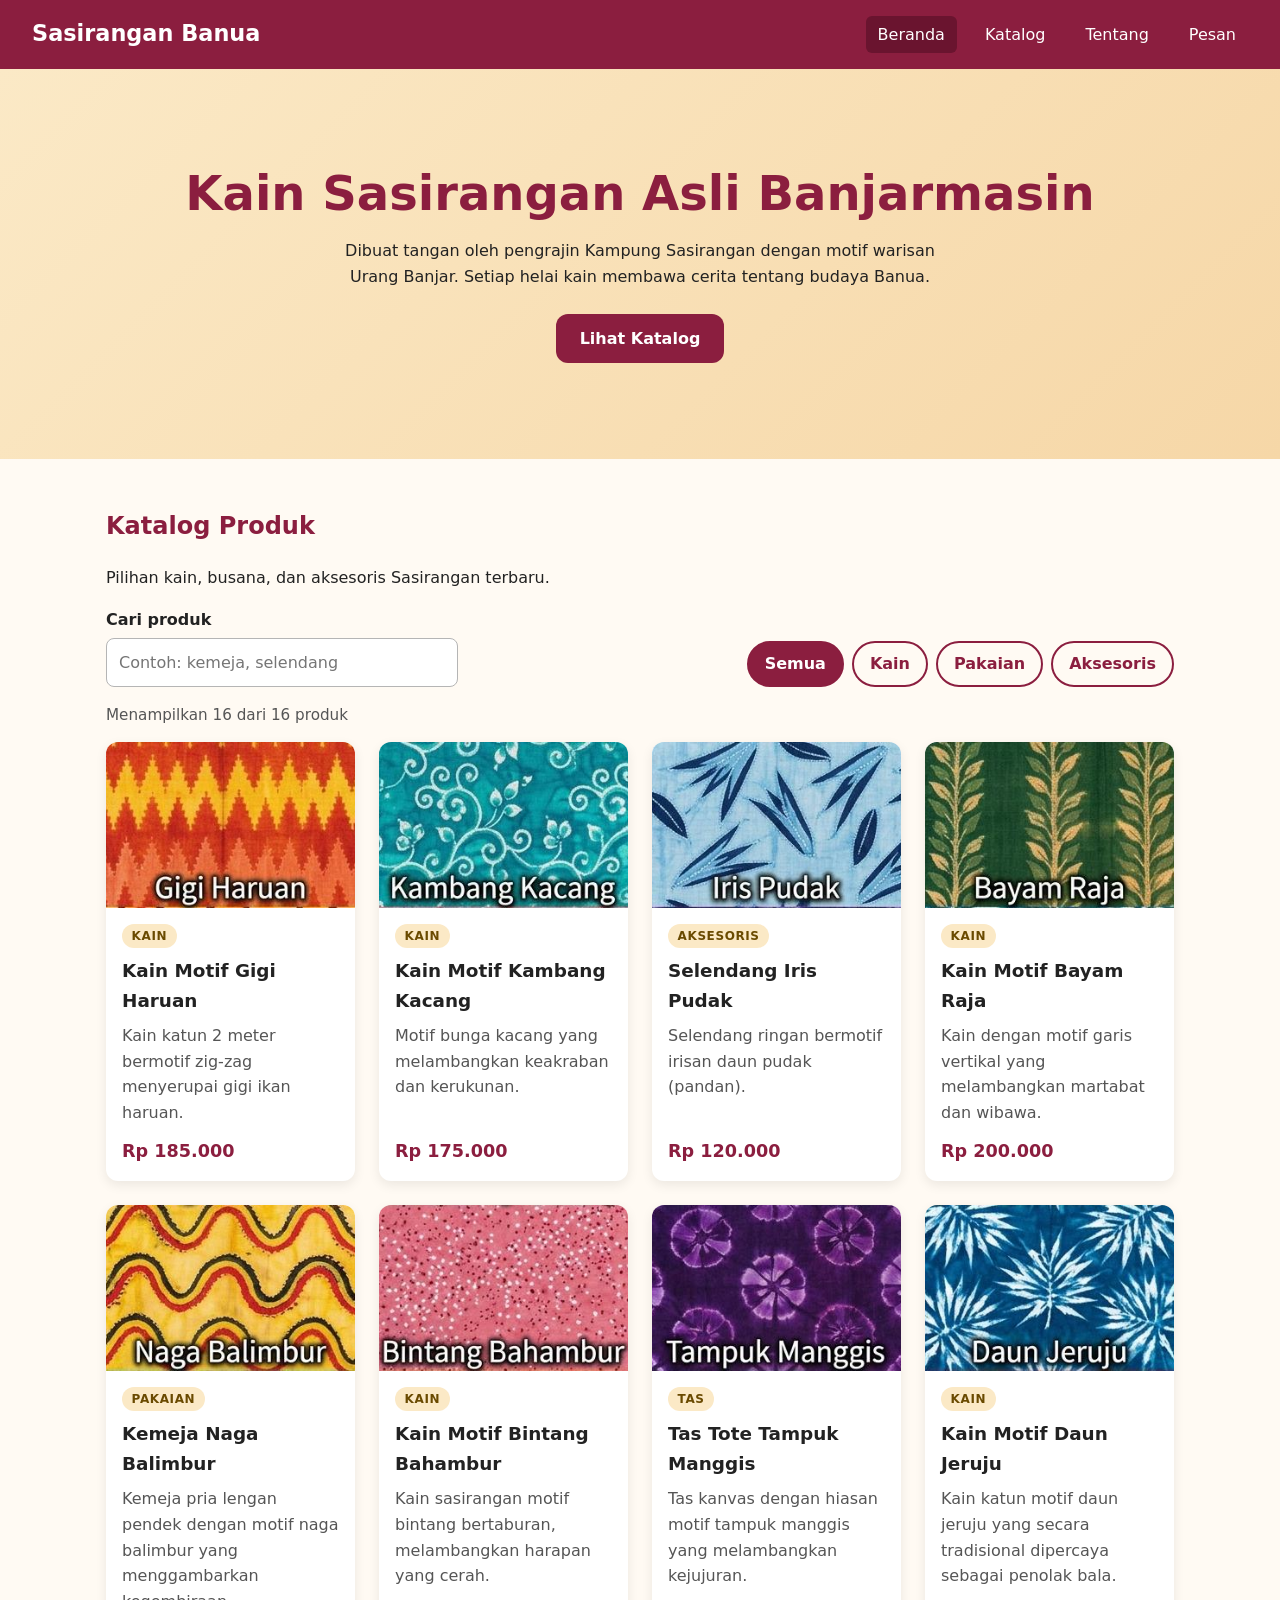
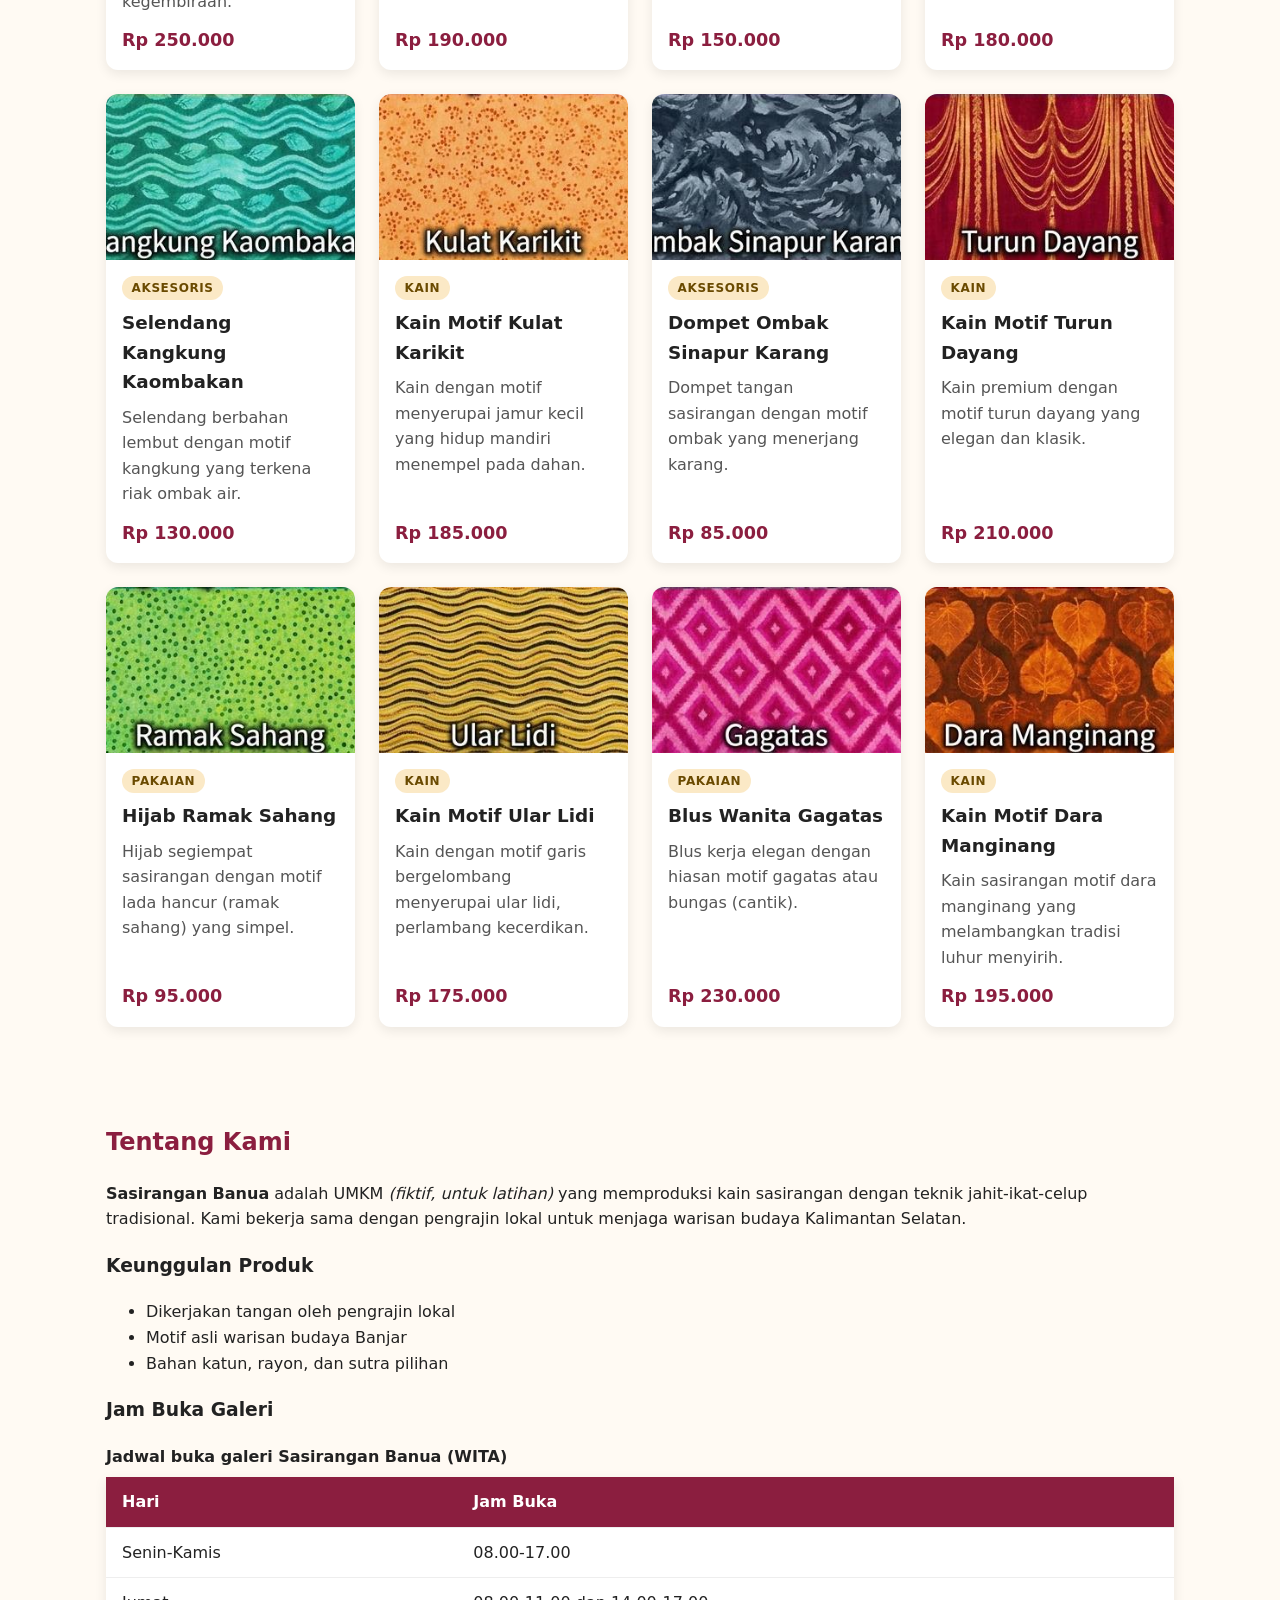
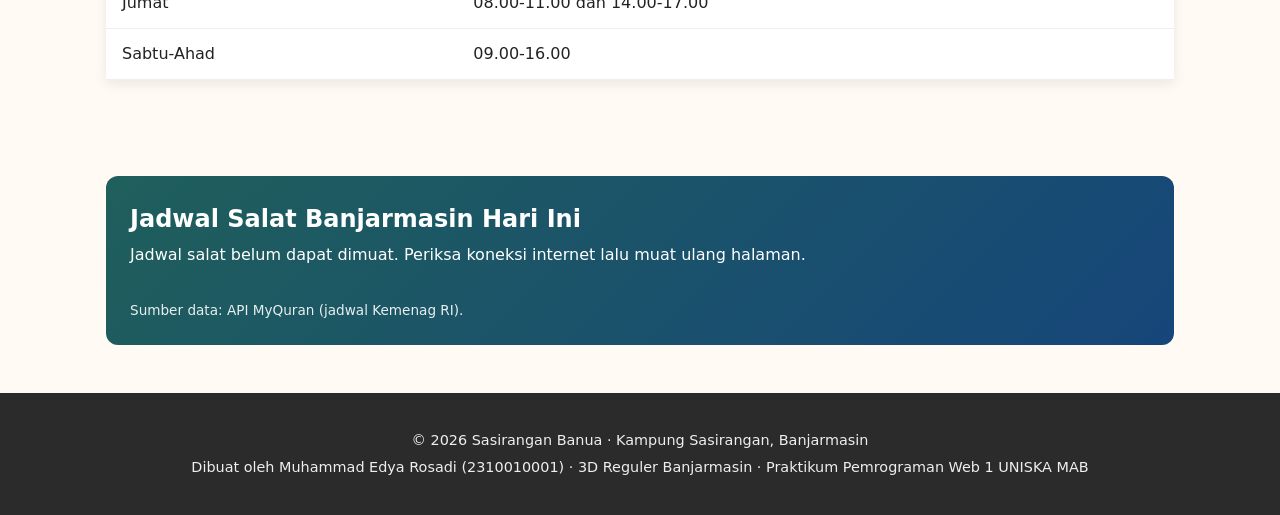
<file: index.html>
<!DOCTYPE html>
<html lang="id">

<head>
  <meta charset="UTF-8">
  <meta name="viewport" content="width=device-width, initial-scale=1.0">
  <meta name="description" content="Katalog kain dan busana Sasirangan khas Banjarmasin karya pengrajin lokal.">
  <link rel="icon" type="image/x-icon" href="img/favicon.ico">
  <link rel="stylesheet" href="css/style.css">
  <script src="js/katalog.js" defer></script>
  <script src="js/jadwal-salat.js" defer></script>
  <title>Sasirangan Banua | Kain Khas Banjar</title>
</head>

<body>
  <!-- ========== HEADER & NAVIGASI ========== -->
  <header class="header-situs">
    <p class="logo"><a href="index.html">Sasirangan Banua</a></p>
    <nav aria-label="Navigasi utama">
      <ul class="menu">
        <li><a href="index.html" aria-current="page">Beranda</a></li>
        <li><a href="#katalog">Katalog</a></li>
        <li><a href="#tentang">Tentang</a></li>
        <li><a href="kontak.html">Pesan</a></li>
      </ul>
    </nav>
  </header>

  <main>
    <!-- ========== HERO ========== -->
    <section class="hero" id="beranda">
      <h1>Kain Sasirangan Asli Banjarmasin</h1>
      <p>Dibuat tangan oleh pengrajin Kampung Sasirangan dengan motif warisan Urang Banjar.
        Setiap helai kain membawa cerita tentang budaya Banua.</p>
      <a class="tombol" href="#katalog">Lihat Katalog</a>
    </section>

    <!-- ========== KATALOG ========== -->
    <section class="bagian" id="katalog">
      <h2>Katalog Produk</h2>
      <p>Pilihan kain, busana, dan aksesoris Sasirangan terbaru.</p>

      <div class="kontrol-katalog">
        <div class="kolom">
          <label for="cari">Cari produk</label>
          <input type="search" id="cari" placeholder="Contoh: kemeja, selendang">
        </div>
        <div class="filter" role="group" aria-label="Filter kategori">
          <button type="button" class="tombol-filter aktif" data-kategori="semua" aria-pressed="true">Semua</button>
          <button type="button" class="tombol-filter" data-kategori="kain" aria-pressed="false">Kain</button>
          <button type="button" class="tombol-filter" data-kategori="pakaian" aria-pressed="false">Pakaian</button>
          <button type="button" class="tombol-filter" data-kategori="aksesoris" aria-pressed="false">Aksesoris</button>
        </div>
      </div>

      <p id="info-jumlah" class="info-jumlah" aria-live="polite"></p>
      <div id="daftar-katalog" class="katalog-grid"></div>
      <noscript>
        <p>Aktifkan JavaScript untuk melihat katalog produk.</p>
      </noscript>
    </section>

    <!-- ========== TENTANG ========== -->
    <section class="bagian" id="tentang">
      <h2>Tentang Kami</h2>
      <p><strong>Sasirangan Banua</strong> adalah UMKM <em>(fiktif, untuk latihan)</em> yang memproduksi kain sasirangan
        dengan teknik jahit-ikat-celup tradisional. Kami bekerja sama dengan pengrajin lokal untuk menjaga warisan
        budaya Kalimantan Selatan.</p>

      <h3>Keunggulan Produk</h3>
      <ul>
        <li>Dikerjakan tangan oleh pengrajin lokal</li>
        <li>Motif asli warisan budaya Banjar</li>
        <li>Bahan katun, rayon, dan sutra pilihan</li>
      </ul>

      <h3>Jam Buka Galeri</h3>
      <table>
        <caption>Jadwal buka galeri Sasirangan Banua (WITA)</caption>
        <thead>
          <tr>
            <th scope="col">Hari</th>
            <th scope="col">Jam Buka</th>
          </tr>
        </thead>
        <tbody>
          <tr>
            <td>Senin-Kamis</td>
            <td>08.00-17.00</td>
          </tr>
          <tr>
            <td>Jumat</td>
            <td>08.00-11.00 dan 14.00-17.00</td>
          </tr>
          <tr>
            <td>Sabtu-Ahad</td>
            <td>09.00-16.00</td>
          </tr>
        </tbody>
      </table>
    </section>

    <!-- ========== JADWAL SALAT (data dari API) ========== -->
    <section class="bagian" id="jadwal">
      <div class="jadwal-salat" id="jadwal-salat">
        <h2>Jadwal Salat Banjarmasin Hari Ini</h2>
        <p class="status" aria-live="polite">Memuat jadwal salat...</p>
        <ul class="daftar-waktu" hidden></ul>
        <p class="sumber">Sumber data: API MyQuran (jadwal Kemenag RI).</p>
      </div>
    </section>
  </main>

  <!-- ========== FOOTER ========== -->
  <footer class="footer-situs">
    <p>&copy; 2026 Sasirangan Banua &middot; Kampung Sasirangan, Banjarmasin</p>
    <p>Dibuat oleh Muhammad Edya Rosadi (2310010001) &middot; 3D Reguler Banjarmasin &middot; Praktikum Pemrograman Web
      1 UNISKA MAB</p>
  </footer>
</body>

</html>
</file>
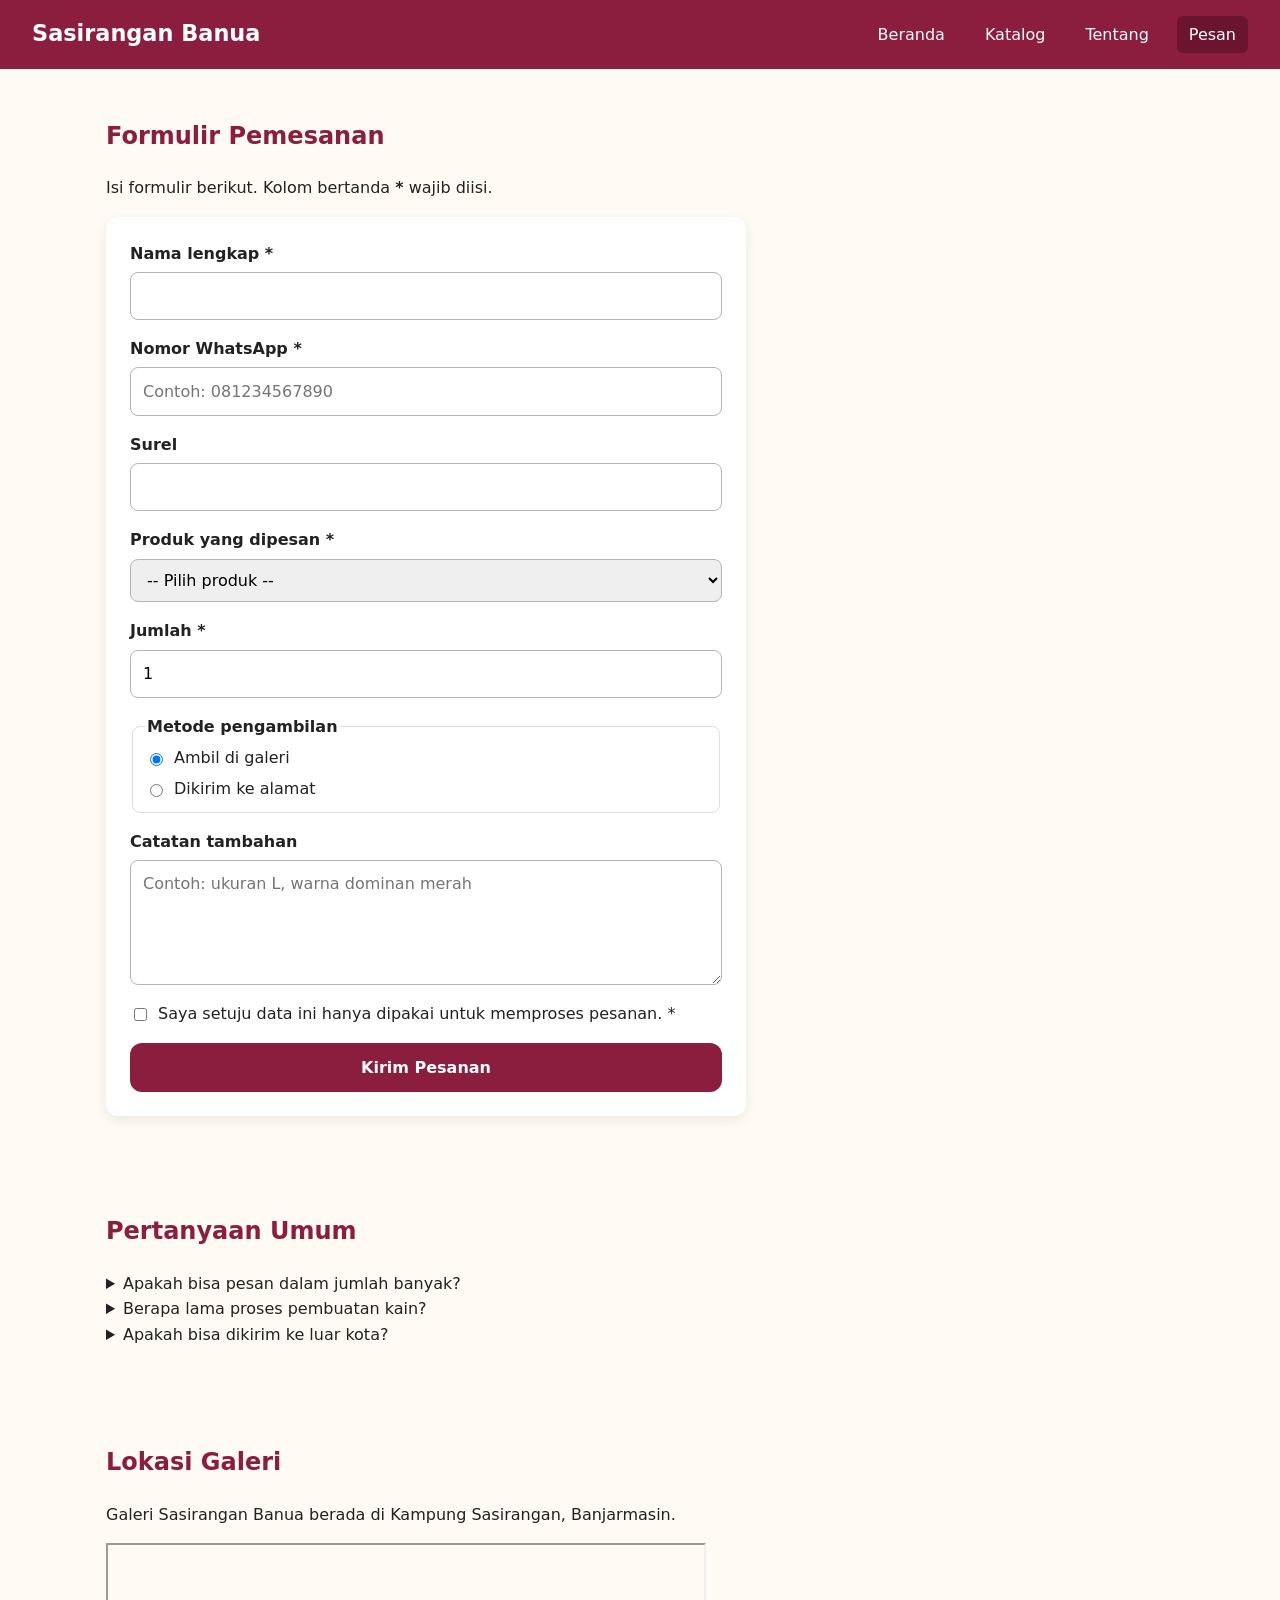
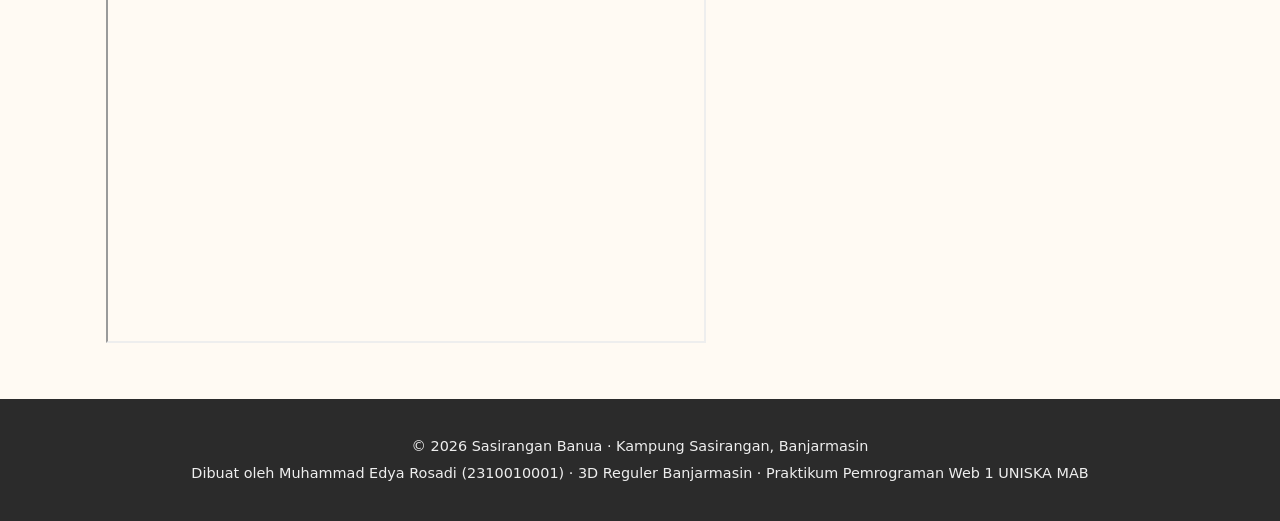
<file: kontak.html>
<!DOCTYPE html>
<html lang="id">

<head>
  <meta charset="UTF-8">
  <meta name="viewport" content="width=device-width, initial-scale=1.0">
  <meta name="description"
    content="Formulir pemesanan kain sasirangan Banua: isi nama, nomor WhatsApp, produk, dan jumlah pesanan.">
  <link rel="stylesheet" href="css/style.css">
  <script src="js/form.js" defer></script>
  <title>Formulir Pesanan | Sasirangan Banua</title>
</head>

<body>
  <!-- ========== HEADER & NAVIGASI ========== -->
  <header class="header-situs">
    <p class="logo"><a href="index.html">Sasirangan Banua</a></p>
    <nav aria-label="Navigasi utama">
      <ul class="menu">
        <li><a href="index.html">Beranda</a></li>
        <li><a href="index.html#katalog">Katalog</a></li>
        <li><a href="index.html#tentang">Tentang</a></li>
        <li><a href="kontak.html" aria-current="page">Pesan</a></li>
      </ul>
    </nav>
  </header>

  <main>
    <!-- ========== FORMULIR PEMESANAN ========== -->
    <section class="bagian" id="pesan">
      <h1>Formulir Pemesanan</h1>
      <p>Isi formulir berikut. Kolom bertanda <strong>*</strong> wajib diisi.</p>

      <form id="form-pesan" class="form-pesan" action="#" method="get" novalidate>
        <div class="kolom">
          <label for="nama">Nama lengkap *</label>
          <input type="text" id="nama" name="nama" required minlength="3" autocomplete="name"
            ariadescribedby="error-nama">
          <p class="pesan-error" id="error-nama"></p>
        </div>

        <div class="kolom">
          <label for="wa">Nomor WhatsApp *</label>
          <input type="tel" id="wa" name="wa" required pattern="08[0-9]{8,11}" placeholder="Contoh: 081234567890"
            autocomplete="tel" ariadescribedby="error-wa">
          <p class="pesan-error" id="error-wa"></p>
        </div>

        <div class="kolom">
          <label for="email">Surel</label>
          <input type="email" id="email" name="email" autocomplete="email" ariadescribedby="error-email">
          <p class="pesan-error" id="error-email"></p>
        </div>

        <div class="kolom">
          <label for="produk">Produk yang dipesan *</label>
          <select id="produk" name="produk" required ariadescribedby="error-produk">
            <option value="">-- Pilih produk --</option>
            <option value="gigi-haruan">Kain Motif Gigi Haruan</option>
            <option value="kambang-kacang">Kain Motif Kambang Kacang</option>
            <option value="iris-pudak">Selendang Iris Pudak</option>
            <option value="bayam-raja">Kemeja Bayam Raja</option>
            <option value="naga-balimbur">Tas Naga Balimbur</option>
            <option value="ombak-sinapur-karang">Gamis Ombak Sinapur Karang</option>
          </select>
          <p class="pesan-error" id="error-produk"></p>
        </div>

        <div class="kolom">
          <label for="jumlah">Jumlah *</label>
          <input type="number" id="jumlah" name="jumlah" min="1" max="50" value="1" required
            ariadescribedby="error-jumlah">
          <p class="pesan-error" id="error-jumlah"></p>
        </div>

        <fieldset>
          <legend>Metode pengambilan</legend>
          <label><input type="radio" name="pengambilan" value="galeri" checked> Ambil di galeri</label>
          <label><input type="radio" name="pengambilan" value="kirim"> Dikirim ke alamat</label>
        </fieldset>

        <div class="kolom">
          <label for="catatan">Catatan tambahan</label>
          <textarea id="catatan" name="catatan" rows="4" maxlength="300"
            placeholder="Contoh: ukuran L, warna dominan merah"></textarea>
        </div>

        <div class="kolom">
          <label class="cek">
            <input type="checkbox" id="setuju" name="setuju" required ariadescribedby="error-setuju">
            Saya setuju data ini hanya dipakai untuk memproses pesanan. *
          </label>
          <p class="pesan-error" id="error-setuju"></p>
        </div>

        <button type="submit" class="tombol">Kirim Pesanan</button>
      </form>

      <!-- Muncul setelah formulir valid -->
      <div id="hasil-pesan" class="hasil-pesan" hidden>
        <h2>Ringkasan Pesanan</h2>
        <pre id="ringkasan"></pre>
        <a id="tautan-wa" class="tombol" href="#" target="_blank" rel="noopener">Lanjutkan ke WhatsApp</a>
      </div>
    </section>

    <!-- ========== PERTANYAAN UMUM ========== -->
    <section class="bagian" id="faq">
      <h2>Pertanyaan Umum</h2>
      <details>
        <summary>Apakah bisa pesan dalam jumlah banyak?</summary>
        <p>Bisa. Untuk pemesanan di atas 20 helai, silakan hubungi kami melalui WhatsApp.</p>
      </details>
      <details>
        <summary>Berapa lama proses pembuatan kain?</summary>
        <p>Sekitar 7 sampai 14 hari kerja, tergantung motif dan jumlah pesanan.</p>
      </details>
      <details>
        <summary>Apakah bisa dikirim ke luar kota?</summary>
        <p>Bisa, melalui jasa ekspedisi. Ongkos kirim dihitung setelah pesanan dikonfirmasi.</p>
      </details>
    </section>

    <!-- ========== LOKASI ========== -->
    <section class="bagian" id="lokasi">
      <h2>Lokasi Galeri</h2>
      <p>Galeri Sasirangan Banua berada di Kampung Sasirangan, Banjarmasin.</p>
      <iframe src="https://www.google.com/maps?q=Kampung+Sasirangan+Banjarmasin&amp;output=embed" width="600"
        height="400" loading="lazy"
        title="Peta lokasi galeri Sasirangan Banua di Kampung Sasirangan, Banjarmasin"></iframe>
    </section>
  </main>

  <!-- ========== FOOTER ========== -->
  <footer class="footer-situs">
    <p>&copy; 2026 Sasirangan Banua &middot; Kampung Sasirangan, Banjarmasin</p>
    <p>Dibuat oleh Muhammad Edya Rosadi (2310010001) &middot; 3D Reguler Banjarmasin &middot; Praktikum Pemrograman Web
      1 UNISKA MAB</p>
  </footer>
</body>

</html>
</file>
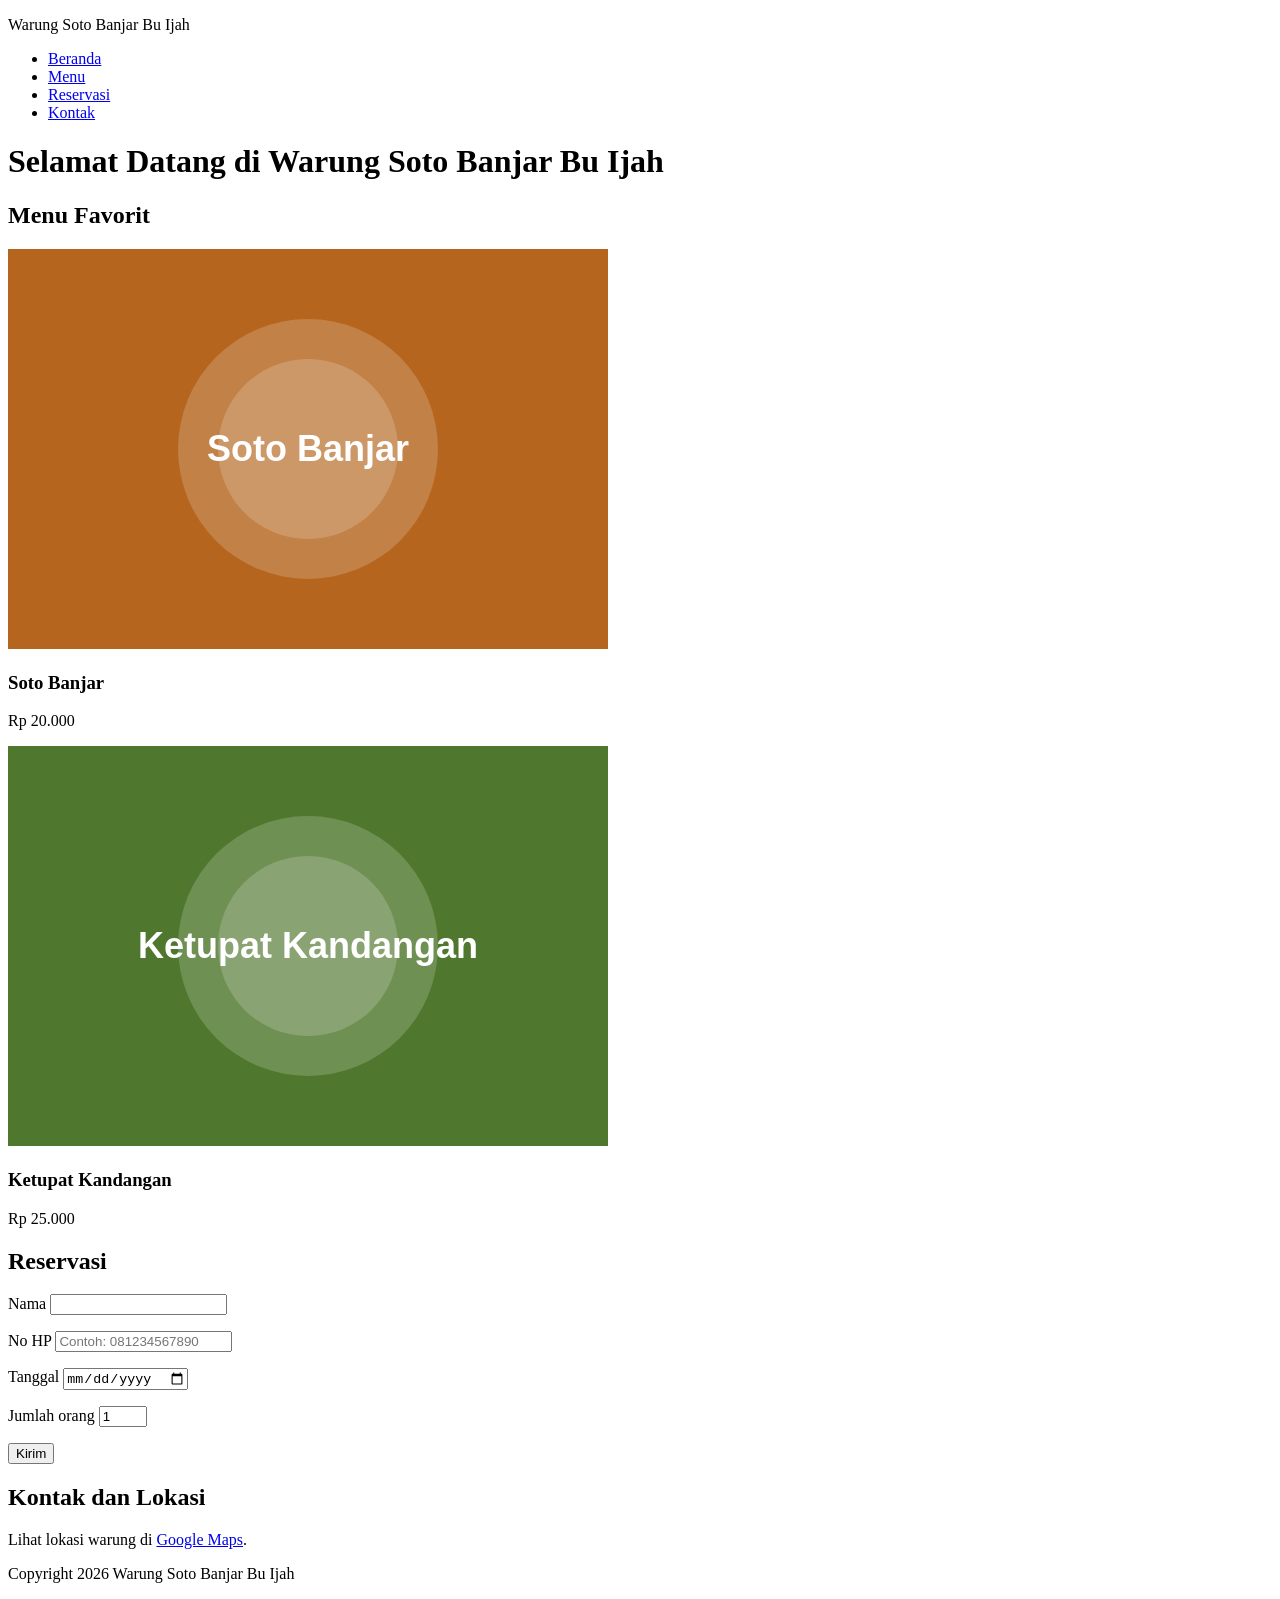
<file: bedah-kode-ai/modul-1-perbaikan.html>
<!DOCTYPE html>
<html lang="id">
<head>
  <meta charset="UTF-8">
  <meta name="viewport" content="width=device-width, initial-scale=1.0">
  <meta name="description" content="Warung Soto Banjar Bu Ijah: menu favorit, harga, dan form reservasi.">
  <title>Warung Soto Banjar Bu Ijah | Reservasi</title>
</head>
<body>
  <header>
    <p class="judul">Warung Soto Banjar Bu Ijah</p>
    <nav aria-label="Navigasi utama">
      <ul class="menu">
        <li><a href="#beranda" aria-current="page">Beranda</a></li>
        <li><a href="#menu">Menu</a></li>
        <li><a href="#reservasi">Reservasi</a></li>
        <li><a href="#kontak">Kontak</a></li>
      </ul>
    </nav>
  </header>

  <main id="beranda">
    <h1>Selamat Datang di Warung Soto Banjar Bu Ijah</h1>

    <section id="menu">
      <h2>Menu Favorit</h2>
      <article>
        <img src="img/soto-banjar.svg" alt="Ilustrasi Soto Banjar" width="600" height="400">
        <h3>Soto Banjar</h3>
        <p>Rp 20.000</p>
      </article>
      <article>
        <img src="img/ketupat-kandangan.svg" alt="Ilustrasi Ketupat Kandangan" width="600" height="400">
        <h3>Ketupat Kandangan</h3>
        <p>Rp 25.000</p>
      </article>
    </section>

    <section id="reservasi">
      <h2>Reservasi</h2>
      <form action="#" method="get">
        <p>
          <label for="nama">Nama</label>
          <input type="text" id="nama" name="nama" required autocomplete="name">
        </p>
        <p>
          <label for="hp">No HP</label>
          <input type="tel" id="hp" name="hp" required pattern="08[0-9]{8,11}"
            placeholder="Contoh: 081234567890" autocomplete="tel">
        </p>
        <p>
          <label for="tanggal">Tanggal</label>
          <input type="date" id="tanggal" name="tanggal" required>
        </p>
        <p>
          <label for="jumlah">Jumlah orang</label>
          <input type="number" id="jumlah" name="jumlah" min="1" max="50" value="1" required>
        </p>
        <button type="submit">Kirim</button>
      </form>
    </section>

    <section id="kontak">
      <h2>Kontak dan Lokasi</h2>
      <p>Lihat lokasi warung di <a href="https://maps.google.com">Google Maps</a>.</p>
    </section>
  </main>

  <footer>
    <p>Copyright 2026 Warung Soto Banjar Bu Ijah</p>
  </footer>
</body>
</html>
</file>
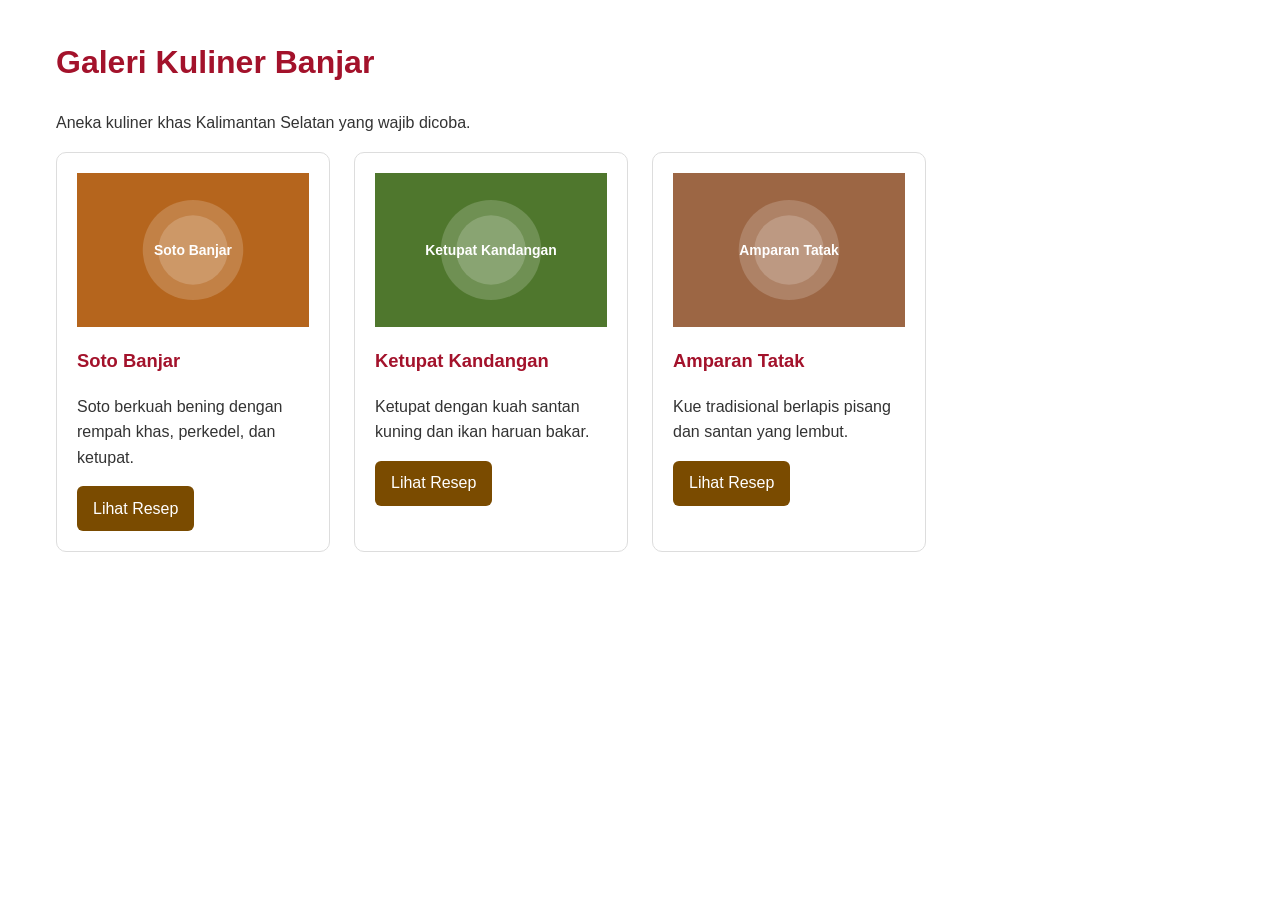
<file: bedah-kode-ai/modul-2-galeri.html>
<!DOCTYPE html>
<html lang="id">
<head>
  <meta charset="UTF-8">
  <meta name="viewport" content="width=device-width, initial-scale=1.0">
  <title>Galeri Kuliner Banjar</title>
  <link rel="stylesheet" href="modul-2-galeri.css">
</head>
<body>
  <main class="container">
    <h1 id="judul-utama">Galeri Kuliner Banjar</h1>
    <p>Aneka kuliner khas Kalimantan Selatan yang wajib dicoba.</p>

    <div class="galeri">
      <article class="kartu">
        <img src="img/soto-banjar.svg" alt="Semangkuk soto banjar">
        <h3>Soto Banjar</h3>
        <p>Soto berkuah bening dengan rempah khas, perkedel, dan ketupat.</p>
        <a href="#" class="tombol">Lihat Resep</a>
      </article>

      <article class="kartu">
        <img src="img/ketupat-kandangan.svg" alt="Ketupat kandangan dengan kuah santan">
        <h3>Ketupat Kandangan</h3>
        <p>Ketupat dengan kuah santan kuning dan ikan haruan bakar.</p>
        <a href="#" class="tombol">Lihat Resep</a>
      </article>

      <article class="kartu">
        <img src="img/amparan-tatak.svg" alt="Potongan kue amparan tatak">
        <h3>Amparan Tatak</h3>
        <p>Kue tradisional berlapis pisang dan santan yang lembut.</p>
        <a href="#" class="tombol">Lihat Resep</a>
      </article>
    </div>
  </main>
</body>
</html>
</file>
<file: css/style.css>
/* =========================================================
    Sasirangan Banua — style.css
    Pendekatan: mobile-first (gaya dasar untuk HP, lalu
    disesuaikan untuk layar lebar dengan media query)
    ========================================================= */

/* ---------- 1. Variabel (custom properties) ---------- */
:root {
    --warna-utama: #8b1e3f;
    /* merah marun sasirangan */
    --warna-utama-gelap: #6a142f;
    --warna-aksen: #e0a526;
    /* kuning kunyit */
    --warna-krem: #fbe9c6;
    --warna-teks: #222222;
    --warna-teks-lembut: #555555;
    --warna-latar: #fffaf3;
    --warna-kartu: #ffffff;
    --radius: 12px;
    --bayangan: 0 4px 12px rgba(0, 0, 0, 0.08);
    --lebar-maks: 1100px;
}

/* ---------- 2. Reset ringan & dasar ---------- */
*,
*::before,
*::after {
    box-sizing: border-box;
}

html {
    scroll-behavior: smooth;
    scroll-padding-top: 7rem;
    /* agar judul tidak tertutup header sticky */
}

body {
    margin: 0;
    font-family: "Segoe UI", system-ui, -apple-system, Roboto, Arial, sans-serif;
    font-size: 1rem;
    line-height: 1.6;
    color: var(--warna-teks);
    background-color: var(--warna-latar);
}

img {
    display: block;
    max-width: 100%;
    height: auto;
}

a {
    color: var(--warna-utama);
}

/* Penanda fokus untuk pengguna keyboard — JANGAN dihapus */
a:focus-visible,
button:focus-visible,
input:focus-visible,
select:focus-visible,
textarea:focus-visible {
    outline: 3px solid var(--warna-utama-gelap);
    outline-offset: 2px;
}

/* ---------- 3. Header & navigasi (Flexbox) ---------- */
.header-situs {
    position: sticky;
    top: 0;
    z-index: 10;
    display: flex;
    flex-direction: column;
    /* HP: logo di atas menu */
    align-items: center;
    gap: 0.5rem;
    padding: 1rem;
    background-color: var(--warna-utama);
    color: #ffffff;
}

.logo {
    margin: 0;
    font-size: 1.4rem;
    font-weight: 700;
}

.logo a {
    color: inherit;
    text-decoration: none;
}

.menu {
    display: flex;
    flex-wrap: wrap;
    justify-content: center;
    gap: 0.25rem 1rem;
    margin: 0;
    padding: 0;
    list-style: none;
}

.menu a {
    display: block;
    padding: 0.35rem 0.75rem;
    border-radius: 6px;
    color: #ffffff;
    text-decoration: none;
}

.menu a:hover,
.menu a[aria-current="page"] {
    background-color: var(--warna-utama-gelap);
}

.header-situs a:focus-visible {
    outline-color: #ffffff;
    /* fokus putih agar terlihat di latar header yang gelap */
}

/* ---------- 4. Hero ---------- */
.hero {
    padding: 4rem 1rem;
    text-align: center;
    background: linear-gradient(135deg, var(--warna-krem), #f6d7a7);
}

.hero h1 {
    margin: 0 0 1rem;
    font-size: clamp(1.8rem, 5vw, 3rem);
    line-height: 1.2;
    color: var(--warna-utama);
}

.hero p {
    max-width: 40rem;
    margin: 0 auto 1.5rem;
}

/* ---------- 5. Tombol ---------- */
.tombol {
    display: inline-block;
    padding: 0.75rem 1.5rem;
    border: none;
    border-radius: var(--radius);
    background-color: var(--warna-utama);
    color: #ffffff;
    font: inherit;
    font-weight: 600;
    text-decoration: none;
    cursor: pointer;
    transition: background-color 0.2s ease, transform 0.2s ease;
}

.tombol:hover {
    background-color: var(--warna-utama-gelap);
    transform: translateY(-2px);
}

/* ---------- 6. Bagian (section) umum ---------- */
.bagian {
    max-width: var(--lebar-maks);
    margin-inline: auto;
    padding: 3rem 1rem;
}

.bagian h1,
.bagian h2 {
    margin-top: 0;
    color: var(--warna-utama);
}

/* ---------- 7. Katalog (CSS Grid) ---------- */
.katalog-grid {
    display: grid;
    grid-template-columns: repeat(auto-fill, minmax(240px, 1fr));
    gap: 1.5rem;
}

.kartu {
    display: flex;
    flex-direction: column;
    overflow: hidden;
    border-radius: var(--radius);
    background-color: var(--warna-kartu);
    box-shadow: var(--bayangan);
    transition: transform 0.2s ease;
}

.kartu:hover {
    transform: translateY(-4px);
}

.kartu img {
    width: 100%;
    aspect-ratio: 3 / 2;
    object-fit: cover;
}

.kartu-isi {
    display: flex;
    flex-direction: column;
    flex-grow: 1;
    /* isi kartu mengisi sisa tinggi */
    padding: 1rem;
}

.kartu h3 {
    margin: 0 0 0.5rem;
    font-size: 1.15rem;
}

.kartu p {
    margin: 0 0 0.75rem;
    color: var(--warna-teks-lembut);
}

.kartu .harga {
    margin-top: auto;
    /* harga selalu di bagian bawah kartu */
    margin-bottom: 0;
    font-size: 1.1rem;
    font-weight: 700;
    color: var(--warna-utama);
}

/* ---------- 8. Tabel ---------- */
table {
    width: 100%;
    border-collapse: collapse;
    background-color: var(--warna-kartu);
    box-shadow: var(--bayangan);
}

caption {
    margin-bottom: 0.5rem;
    font-weight: 600;
    text-align: left;
}

th,
td {
    padding: 0.75rem 1rem;
    border-bottom: 1px solid #eeeeee;
    text-align: left;
}

thead th {
    background-color: var(--warna-utama);
    color: #ffffff;
}

/* ---------- 9. Formulir ---------- */
.form-pesan {
    display: grid;
    gap: 1rem;
    max-width: 40rem;
    padding: 1.5rem;
    border-radius: var(--radius);
    background-color: var(--warna-kartu);
    box-shadow: var(--bayangan);
}

.kolom {
    display: flex;
    flex-direction: column;
    gap: 0.35rem;
}

label,
legend {
    font-weight: 600;
}

input,
select,
textarea {
    width: 100%;
    padding: 0.65rem 0.75rem;
    border: 1px solid #b5b5b5;
    border-radius: 8px;
    font: inherit;
}

fieldset {
    display: flex;
    flex-direction: column;
    gap: 0.35rem;
    border: 1px solid #dddddd;
    border-radius: 8px;
}

fieldset label,
.cek {
    display: flex;
    align-items: center;
    gap: 0.5rem;
    font-weight: 400;
}

input[type="radio"],
input[type="checkbox"] {
    width: auto;
}

/* ---------- 10. Footer ---------- */
.footer-situs {
    padding: 2rem 1rem;
    background-color: #2b2b2b;
    color: #eeeeee;
    font-size: 0.9rem;
    text-align: center;
}

.footer-situs p {
    margin: 0.25rem 0;
}

/* ---------- 11. Responsif: tablet & desktop ---------- */
@media (min-width: 768px) {
    .header-situs {
        flex-direction: row;
        /* logo kiri, menu kanan */
        justify-content: space-between;
        padding-inline: 2rem;
    }

    .hero {
        padding: 6rem 2rem;
    }
}

/* Hormati pengguna yang tidak ingin banyak animasi */
@media (prefers-reduced-motion: reduce) {
    html {
        scroll-behavior: auto;
    }

    * {
        transition: none !important;
    }
}

/* ---------- 12. Komponen interaktif (Modul 3) ---------- */

.kontrol-katalog {
    display: flex;
    flex-direction: column;
    gap: 1rem;
    margin-bottom: 1rem;
}

.filter {
    display: flex;
    flex-wrap: wrap;
    gap: 0.5rem;
}

.tombol-filter {
    padding: 0.5rem 1rem;
    border: 2px solid var(--warna-utama);
    border-radius: 999px;
    background-color: transparent;
    color: var(--warna-utama);
    font: inherit;
    font-weight: 600;
    cursor: pointer;
}

.tombol-filter:hover,
.tombol-filter.aktif {
    background-color: var(--warna-utama);
    color: #ffffff;
}

.info-jumlah {
    color: var(--warna-teks-lembut);
    font-size: 0.95rem;
}

.label-kategori {
    align-self: flex-start;
    margin-bottom: 0.5rem;
    padding: 0.15rem 0.6rem;
    border-radius: 999px;
    background-color: var(--warna-krem);
    color: #6a4a00;
    font-size: 0.75rem;
    font-weight: 700;
    letter-spacing: 0.05em;
    text-transform: uppercase;
}

.pesan-error {
    margin: 0;
    color: #b00020;
    font-size: 0.9rem;
}

.pesan-error:empty {
    display: none;
    /* Sembunyikan jika belum ada pesan */
}

[aria-invalid="true"] {
    border-color: #b00020;
    background-color: #fff5f6;
}

.hasil-pesan {
    max-width: 40rem;
    margin-top: 2rem;
    padding: 1.5rem;
    border-left: 6px solid var(--warna-aksen);
    border-radius: var(--radius);
    background-color: var(--warna-kartu);
    box-shadow: var(--bayangan);
}

.hasil-pesan h2 {
    margin-top: 0;
}

.hasil-pesan pre {
    white-space: pre-wrap;
    font-family: inherit;
}

@media (min-width: 768px) {
    .kontrol-katalog {
        flex-direction: row;
        align-items: flex-end;
        justify-content: space-between;
    }

    .kontrol-katalog .kolom {
        flex: 1;
        max-width: 22rem;
    }
}

/* ---------- 13. Widget jadwal salat (Modul 4) ---------- */
.jadwal-salat {
    padding: 1.5rem;
    border-radius: var(--radius);
    background: linear-gradient(135deg, #1f5f5b, #16467a);
    color: #ffffff;
}

.jadwal-salat h2 {
    margin: 0 0 0.25rem;
    color: #ffffff;
}

.jadwal-salat .status {
    margin: 0 0 1rem;
}

.daftar-waktu {
    display: grid;
    grid-template-columns: repeat(auto-fit, minmax(110px, 1fr));
    gap: 0.75rem;
    margin: 0;
    padding: 0;
    list-style: none;
}

.daftar-waktu li {
    display: flex;
    flex-direction: column;
    align-items: center;
    padding: 0.75rem;
    border-radius: 10px;
    background-color: rgba(255, 255, 255, 0.15);
}

.daftar-waktu strong {
    font-size: 1.4rem;
}

.jadwal-salat .sumber {
    margin: 1rem 0 0;
    font-size: 0.85rem;
    opacity: 0.9;
}
</file>
<file: bedah-kode-ai/modul-2-galeri.css>
/* Versi perbaikan — Bedah Kode AI Modul 2 */
:root {
  --warna-judul: #a3122b;
  /* merah gelap, kontras ±7,8:1 dengan putih */
  --warna-teks: #333333;
  /* kontras ±12,6:1 */
  --warna-tombol: #7a4b00;
  /* cokelat gelap; teks putih kontras ±7,4:1 */
  --warna-fokus: #1d4ed8;
  /* biru tua, kontras ±6,7:1 dengan putih */
}

*,
*::before,
*::after {
  box-sizing: border-box;
  /* lebar sudah termasuk padding & border */
}

body {
  margin: 0;
  font-family: Arial, Helvetica, sans-serif;
  /* selalu beri cadangan */
  font-size: 1rem;
  /* 16px, mudah dibaca */
  line-height: 1.6;
  color: var(--warna-teks);
}

.container {
  width: 100%;
  max-width: 1200px;
  /* tidak lebih lebar dari 1200px, tapi bisa menyusut */
  margin: 0 auto;
  padding: 1rem;
}

#judul-utama,
.kartu h3 {
  color: var(--warna-judul);
  /* tanpa !important */
}

.galeri {
  display: grid;
  grid-template-columns: repeat(auto-fill, minmax(260px, 1fr));
  gap: 1.5rem;
}

.kartu {
  padding: 1.25rem;
  border: 1px solid #dddddd;
  border-radius: 10px;
}

.kartu img {
  display: block;
  width: 100%;
  /* mengikuti lebar kartu */
  height: auto;
  aspect-ratio: 3 / 2;
  object-fit: cover;
  /* tidak gepeng */
}

.kartu h3 {
  font-size: 1.15rem;
}

.tombol {
  display: inline-block;
  padding: 0.6rem 1rem;
  border-radius: 6px;
  background-color: var(--warna-tombol);
  color: #ffffff;
  text-decoration: none;
}

/* Fokus keyboard tetap terlihat */
a:focus-visible {
  outline: 3px solid var(--warna-fokus);
  outline-offset: 2px;
}
</file>
